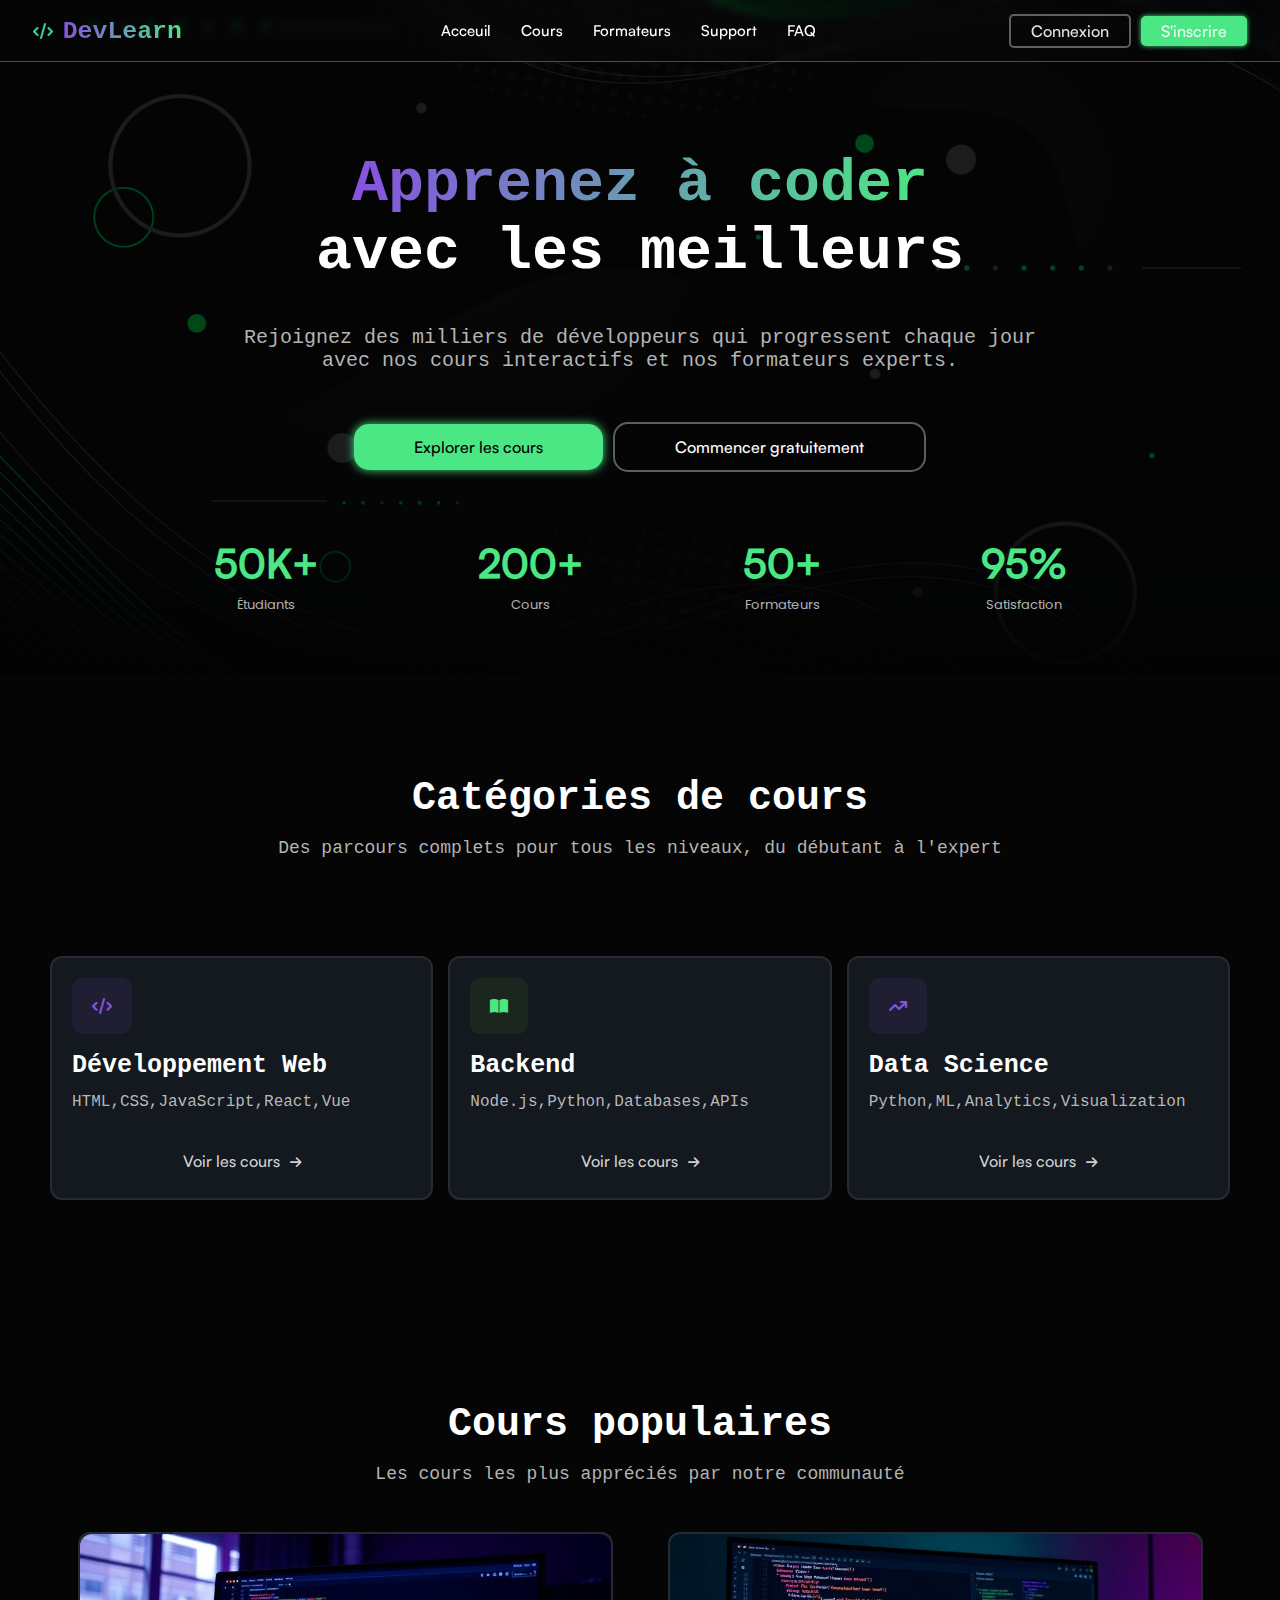
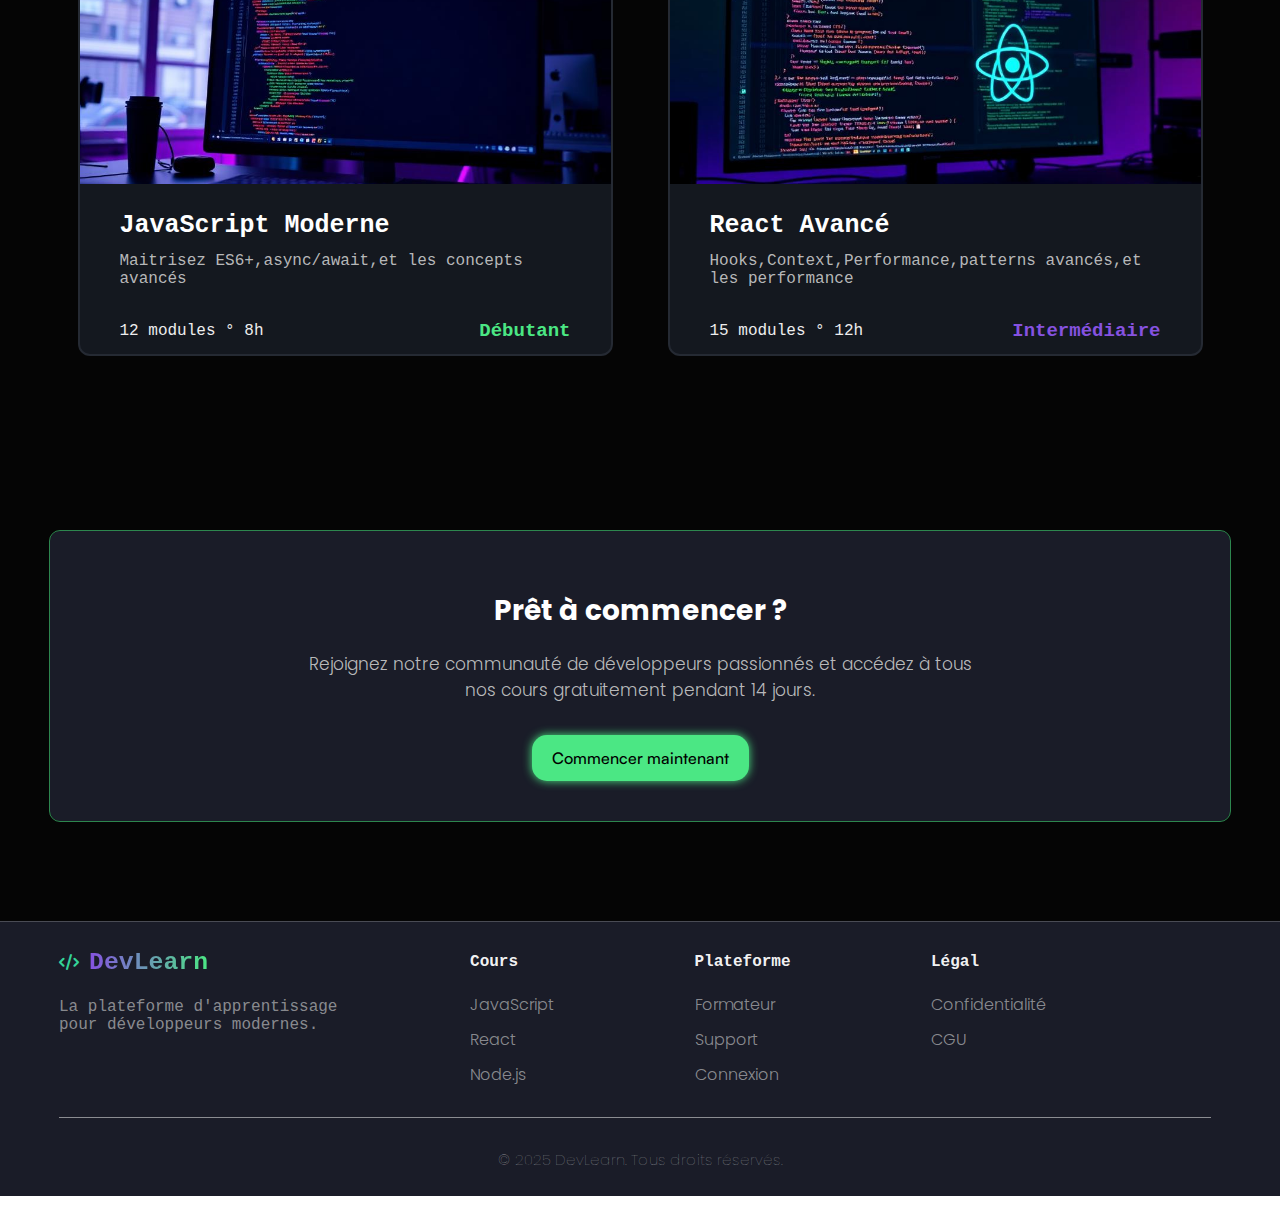
<file: docs/index.html>
<!DOCTYPE html>
<html lang="en">
  <head>
    <meta http-equiv="refresh" content="0; url=pages/index.html" />
    <script>
      window.location.href = "pages/index.html";
    </script>
  </head>
  <body>
  </body>
</html>
</file>
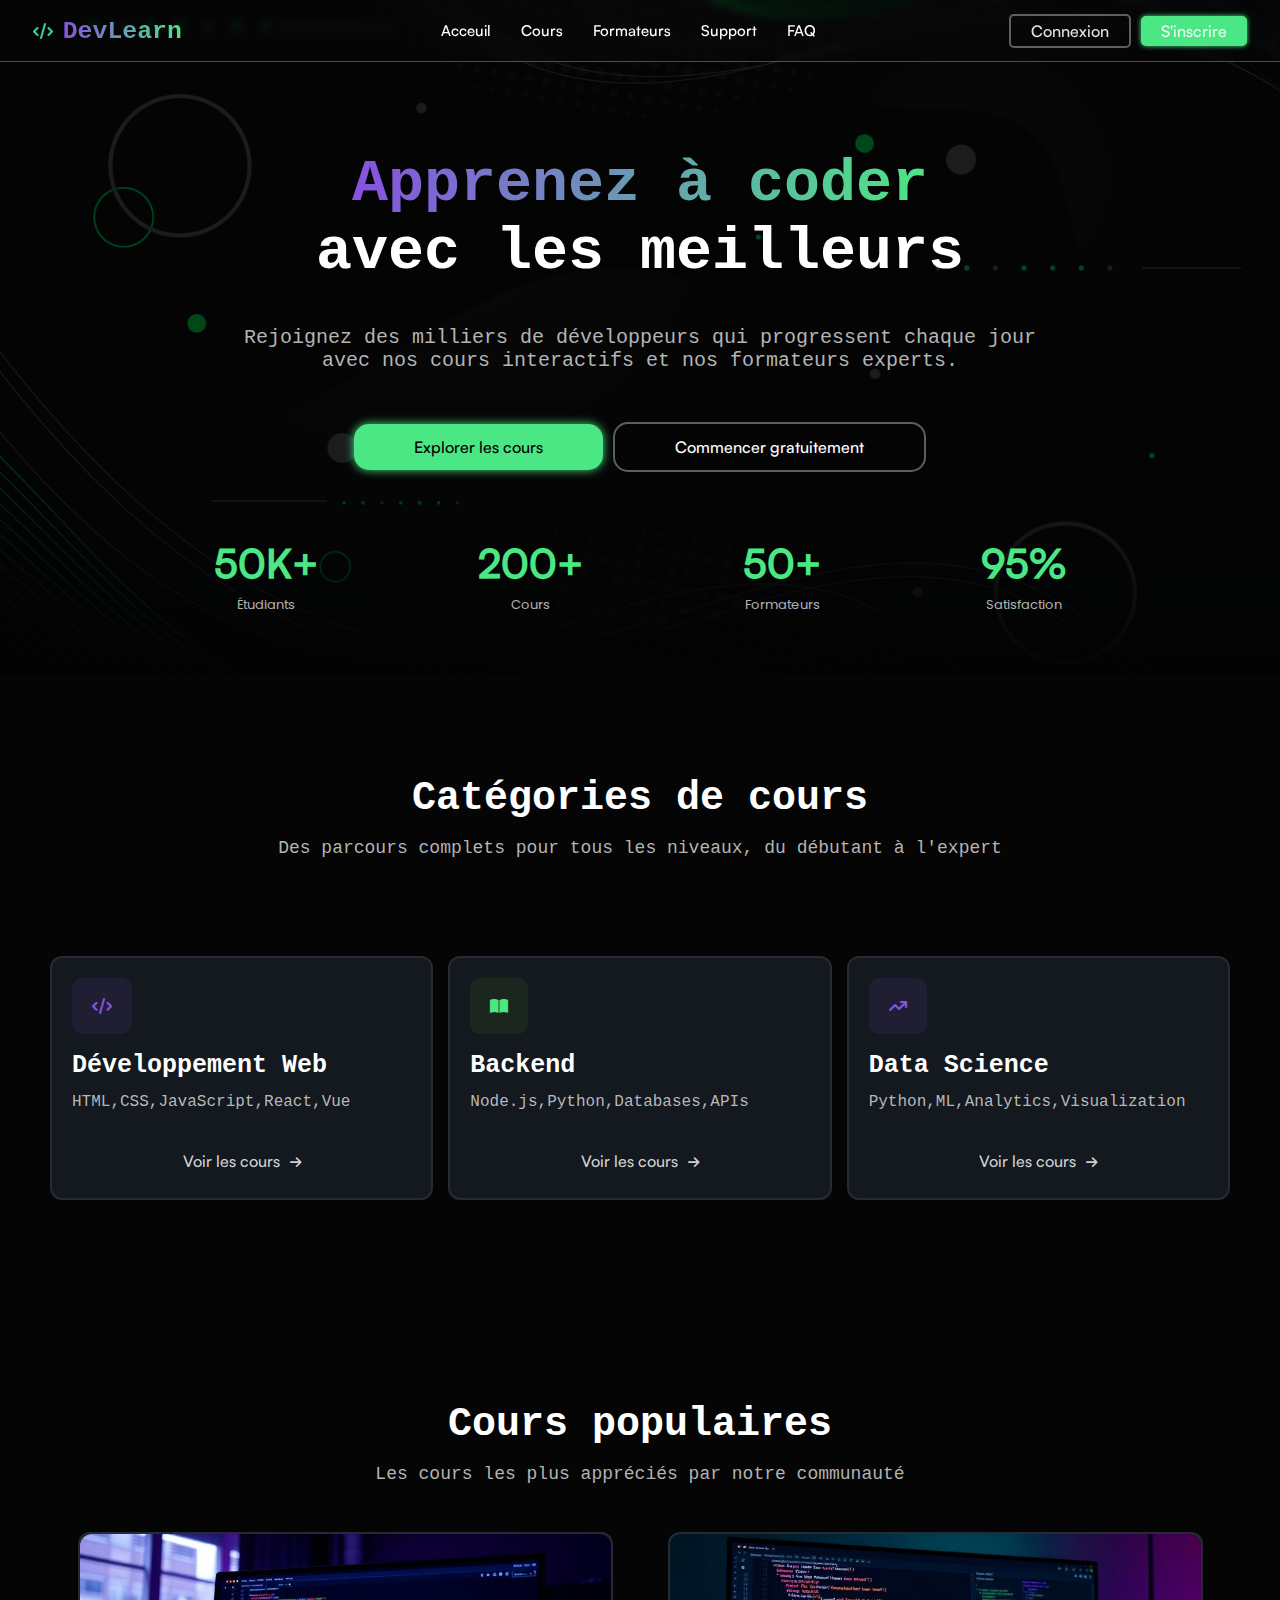
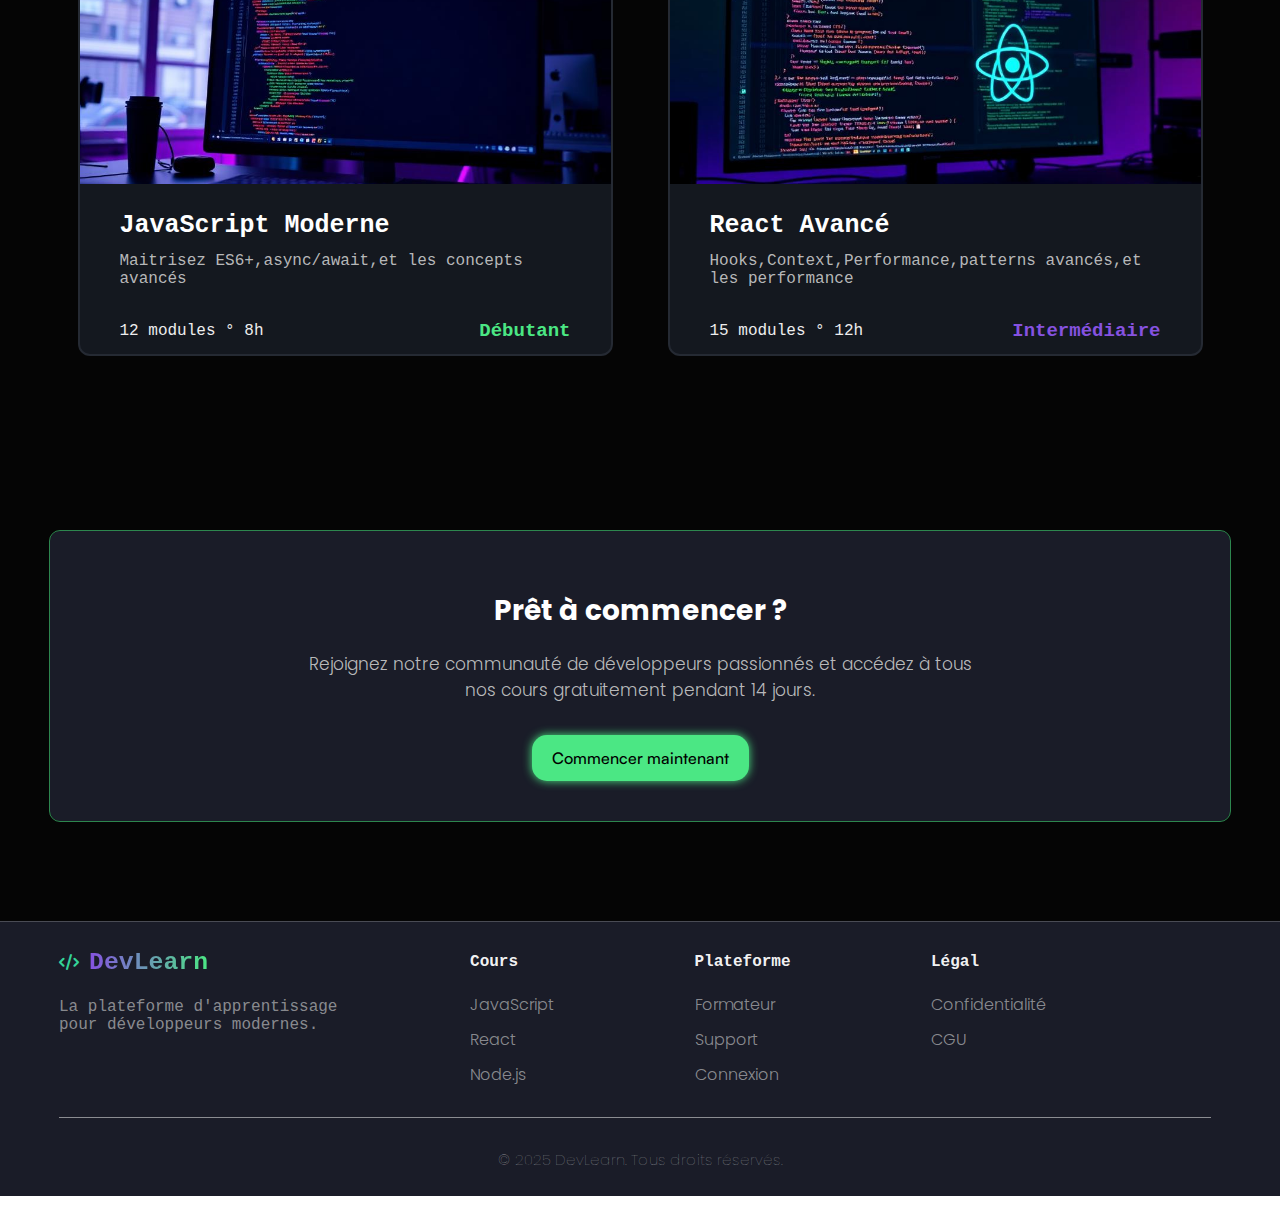
<file: docs/pages/index.html>
<!DOCTYPE html>
<html lang="en">
<head>
    <meta charset="UTF-8">
    <link rel="stylesheet" href="https://cdnjs.cloudflare.com/ajax/libs/font-awesome/6.5.0/css/all.min.css">
    <meta name="viewport" content="width=device-width, initial-scale=1.0">
    <link rel="stylesheet" href="../css/home.css">
    <title>DevLearn</title>
</head>
<body>
    <div id="header"></div> 

    <section class="hero">
        <div class="overlay"></div>
        <div class="container_3">
        <div class="content">
            <div class="titre_home">
                <h1> <span>Apprenez à coder</span> <br>avec les meilleurs</h1>
            </div>
            <div class="sous_titre">
                <p>Rejoignez des milliers de développeurs qui progressent chaque jour avec nos cours interactifs et nos formateurs experts.</p>
            </div>
        </div>
        <div class="buttons_home">
            <div class="btn2">
                <button>Explorer les cours</button>
            </div>
            <div class="btn1">
                <button>Commencer gratuitement</button>
            </div>
        </div>

        <div class="stats">
            <div class="stat">
              <h2>50K+</h2>
              <p>Étudiants</p>
            </div>
            <div class="stat">
              <h2>200+</h2>
              <p>Cours</p>
            </div>
            <div class="stat">
              <h2>50+</h2>
              <p>Formateurs</p>
            </div>
            <div class="stat">
              <h2>95%</h2>
              <p>Satisfaction</p>
            </div>
          </div>
        </div>

          
          
    </section>

    <section class="section2">
        <div class="text">
            <h1>Catégories de cours</h1>
            <p>Des parcours complets pour tous les niveaux, du débutant à l'expert</p>
        </div>

        <div class="cards">
            <div class="card">
                <div class="container">
               <div class="icon icon1">
                <i class="fa-solid fa-code"></i>
               </div> 

               <div class="text_container">
                <h1>Développement Web</h1>
                <p>HTML,CSS,JavaScript,React,Vue</p>
               </div>

               <div class="btns">
                <button>Voir les cours <i class="fa-solid fa-arrow-right"></i></button>
               </div>

                </div>

            </div>

            <div class="card">

                <div class="container">
               
                <div class="icon icon2">
                    <i class="fa-solid fa-book-open"></i>
                </div> 
 
                <div class="text_container">
                 <h1>Backend</h1>
                 <p>Node.js,Python,Databases,APIs</p>
                </div>
 
                <div class="btns">
                 <button>Voir les cours  <i class="fa-solid fa-arrow-right"></i>
                 </button>
                </div>
 </div>
 
             </div>

                <div class="card">
                <div class="container">
                <div class="icon icon3">
                    <i class="fa-solid fa-arrow-trend-up"></i>
                </div> 
 
                <div class="text_container">
                 <h1>Data Science</h1>
                 <p>Python,ML,Analytics,Visualization</p>
                </div>
 
                <div class="btns">
                 <button>Voir les cours <i class="fa-solid fa-arrow-right"></i></button>
                </div>
                </div>
 
             </div>
        </div>

    </section>

    <section class="section3">

        <div class="text">
            <h1>Cours populaires</h1>
            <p>Les cours les plus appréciés par notre communauté</p>
        </div>

        <div class="cards_2">
            <div class="card_2">
                <div class="img_container">
                    <img src="../img/img1_card.jpg" alt="im1">
                </div>

                <div class="container_2">
                <div class="text_container">
                    <h1>JavaScript Moderne</h1>
                    <p>Maitrisez ES6+,async/await,et les concepts avancés</p>
                </div>

                <div class="fin">
                    <p>12 modules ° 8h</p>
                    <h2 id="debut">Débutant</h2>
                </div>
                </div>


            </div>
            <div class="card_2">
                <div class="img_container">
                    <img src="../img/img2_card.jpg" alt="im2">
                </div>

                <div class="container_2">
                <div class="text_container">
                    <h1>React Avancé</h1>
                    <p>Hooks,Context,Performance,patterns avancés,et les performance</p>
                </div>

                <div class="fin">
                    <p>15 modules ° 12h</p>
                    <h2 id="inter">Intermédiaire</h2>
                </div>
                </div>
      

            </div>
        </div>


    </section>
    <section class="section4">
        <div class="cont">
            <h1>Prêt à commencer ?</h1>
            <p>Rejoignez notre communauté de développeurs passionnés et accédez à tous nos cours gratuitement pendant 14 jours.</p>
            <button>Commencer maintenant</button>
        </div>
    </section>

    <div id="footer"></div>
    
    <script src="../js/home.js"></script>
</body>

</html>
</file>
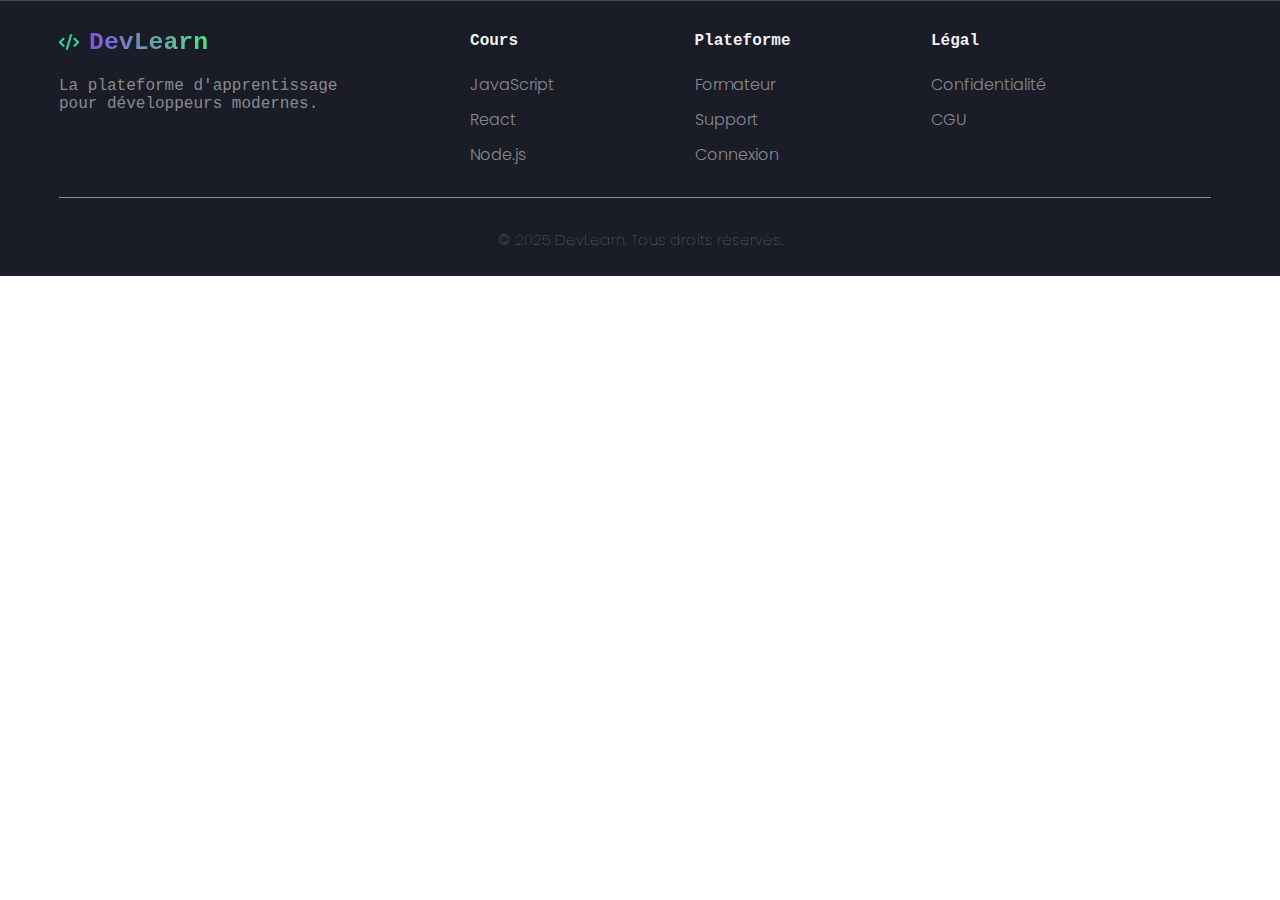
<file: docs/components/footer.html>
<!DOCTYPE html>
<html lang="fr">
<head>
    <meta charset="UTF-8">
    <meta name="viewport" content="width=device-width, initial-scale=1.0">
    <title>Footer DevLearn</title>
    <link rel="stylesheet" href="../css/footer.css">
    <link href="https://fonts.googleapis.com/css2?family=Anton&family=Arvo:ital,wght@0,400;0,700;1,400;1,700&family=Bitcount+Prop+Single+Ink:wght@100..900&family=Poppins:wght@300;600;700&family=Rancho&family=Roboto:ital,wght@0,100..900;1,100..900&display=swap" rel="stylesheet">
    <link rel="stylesheet" href="https://cdnjs.cloudflare.com/ajax/libs/font-awesome/6.5.0/css/all.min.css">
</head>
<body>
    <footer>
        <div class="container_footer">
            <div class="left">
                <div class="titre">
                    <i class="fa-solid fa-code"></i>
                    <h1>DevLearn</h1>
                </div>
                <p>La plateforme d'apprentissage pour développeurs modernes.</p>
            </div>

            <div class="right">
                <div class="column-1">
                    <h4>Cours</h4>
                    <div class="ref">
                    <a href="#">JavaScript</a>
                    <a href="#">React</a>
                    <a href="#">Node.js</a>
                    </div>

                </div>
                <div class="column-2">
                    <h4>Plateforme</h4>
                    <div class="ref">

                    <a href="#">Formateur</a>
                    <a href="#">Support</a>
                    <a href="#">Connexion</a>
                    </div>
                </div>
                <div class="column-3">
                    <h4>Légal</h4>
                    <div class="ref">
                    <a href="#">Confidentialité</a>
                    <a href="#">CGU</a>
                </div>
                </div>
            </div>
        </div>
        <h3>© 2025 DevLearn. Tous droits réservés.</h3>
    </footer>
</body>
</html>
</file>
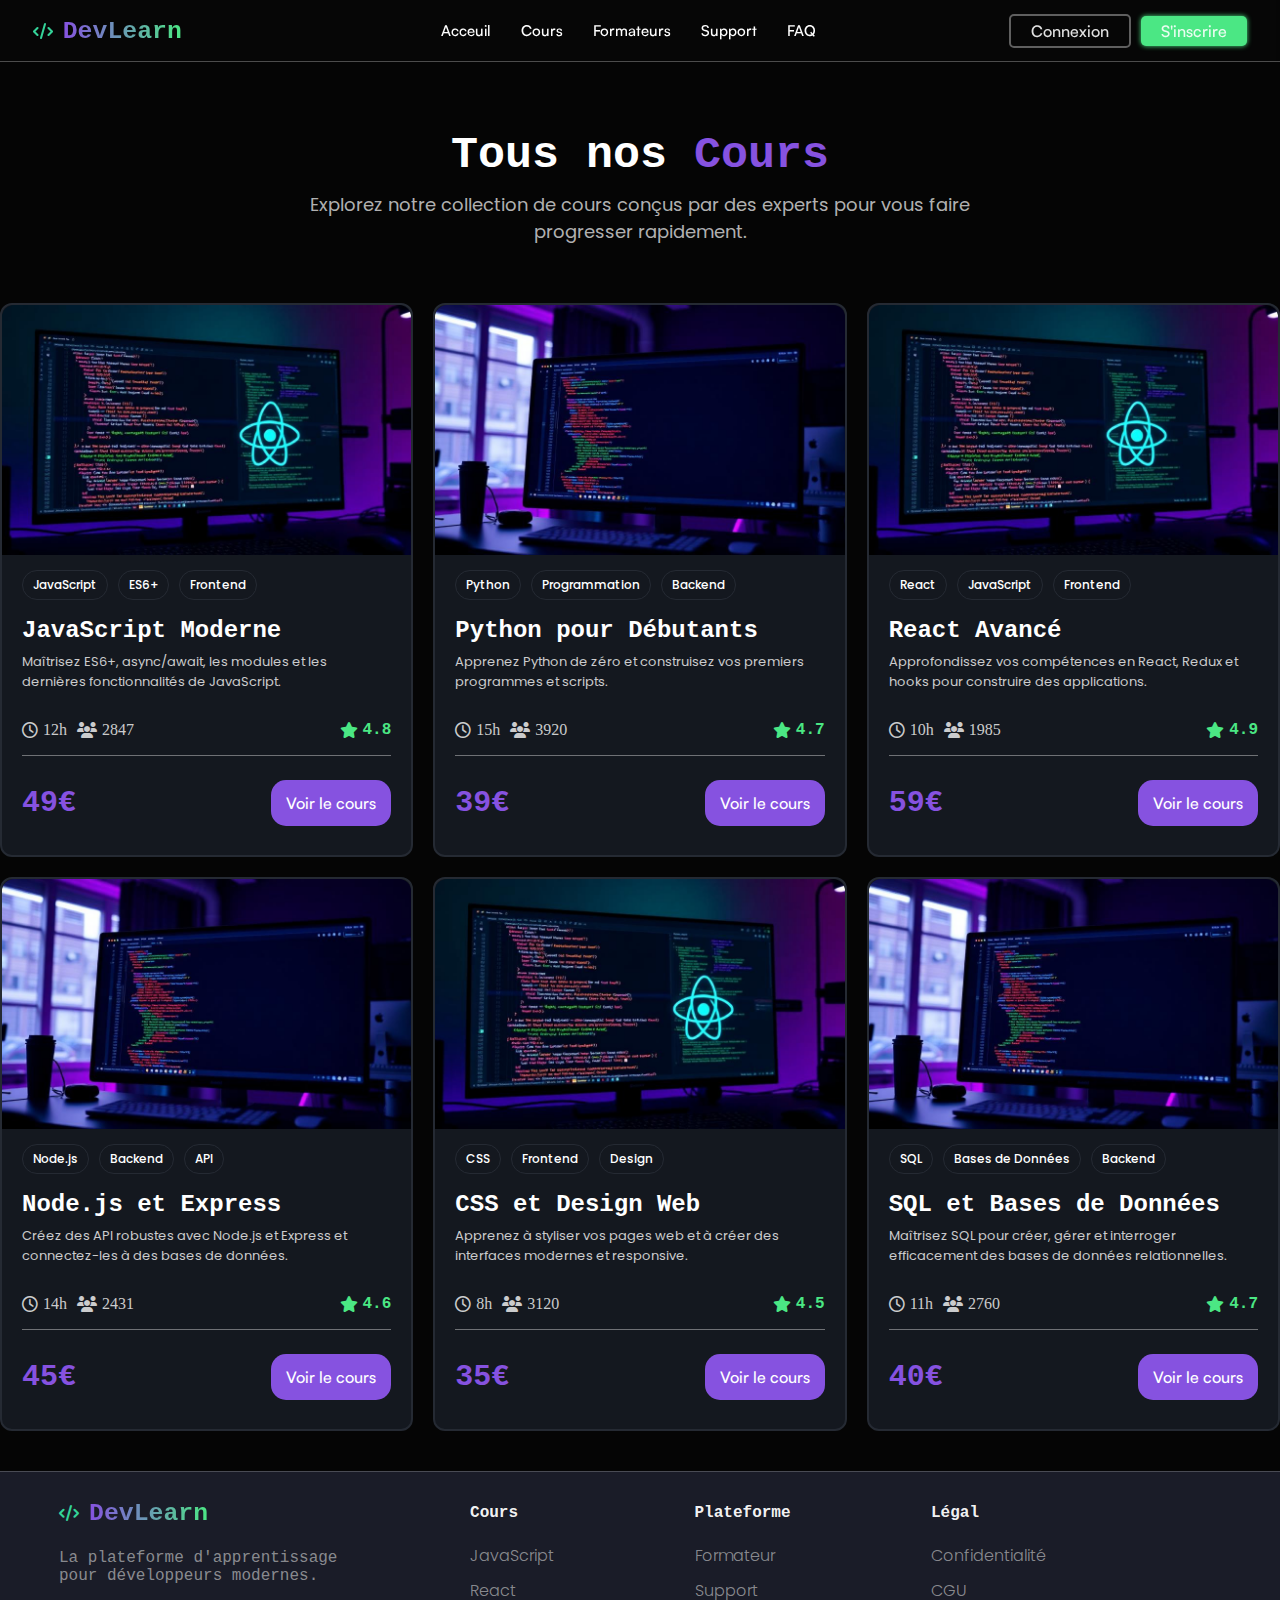
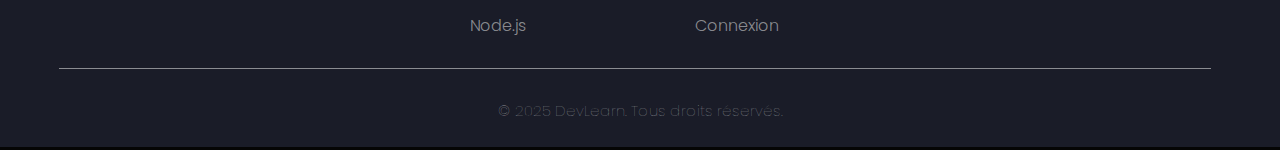
<file: docs/pages/cours.html>
<!DOCTYPE html>
<html lang="en">
<head>
    <meta charset="UTF-8">
    <meta name="viewport" content="width=device-width, initial-scale=1.0">
    <link rel="stylesheet" href="../css/cours.css">
    <link href="https://fonts.googleapis.com/css2?family=Anton&family=Arvo:ital,wght@0,400;0,700;1,400;1,700&family=Bitcount+Prop+Single+Ink:wght@100..900&family=Poppins:wght@300;600;700&family=Rancho&family=Roboto:ital,wght@0,100..900;1,100..900&display=swap" rel="stylesheet">
    <title>DevLearn</title>
</head>
<body>
    <div id="header"></div> 
    <div class="container">
        <div class="titre_support">
            <h1>Tous nos <span>Cours</span></h1>
            <p>Explorez notre collection de cours conçus par des experts pour vous faire progresser rapidement.</p>
        </div>

        <div class="cards">

        </div>
    </div>

    <div id="footer"></div>

    <script src="../js/home.js"></script>
    <script src="../js/cours.js"></script>

</body>
</html>
</file>
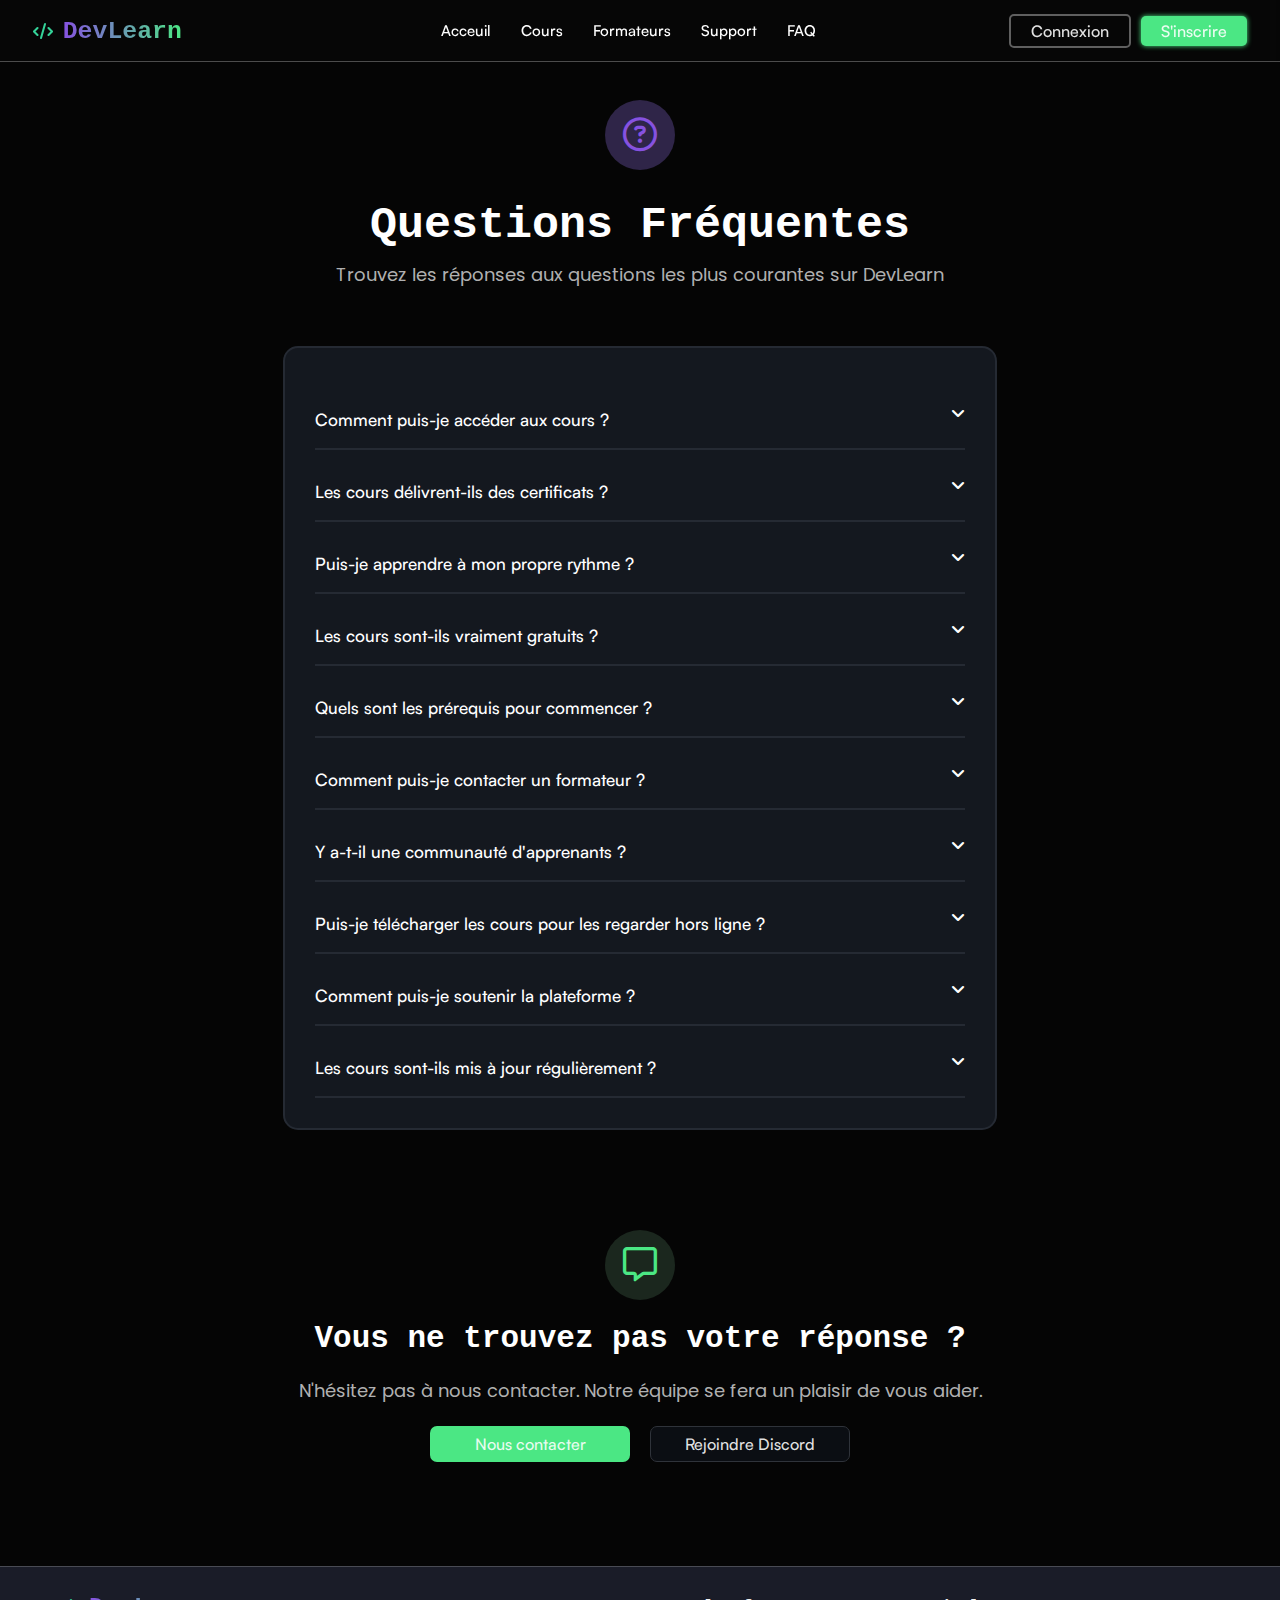
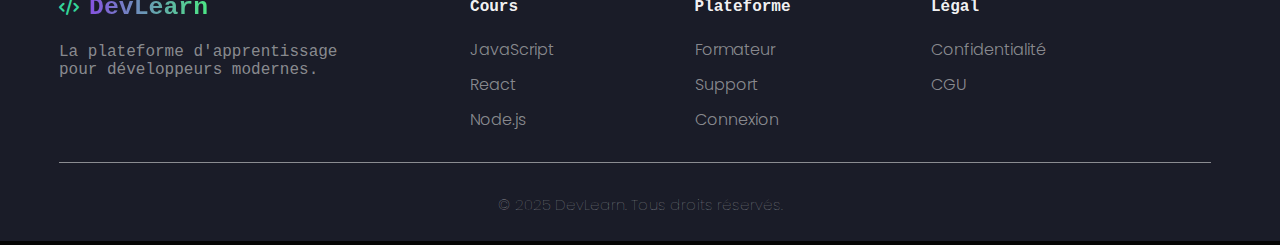
<file: docs/pages/faq.html>
<!DOCTYPE html>
<html lang="en">
<head>
    <meta charset="UTF-8">
    <meta name="viewport" content="width=device-width, initial-scale=1.0">
    <link href="https://fonts.googleapis.com/css2?family=Anton&family=Arvo:ital,wght@0,400;0,700;1,400;1,700&family=Bitcount+Prop+Single+Ink:wght@100..900&family=Poppins:wght@300;600;700&family=Rancho&family=Roboto:ital,wght@0,100..900;1,100..900&display=swap" rel="stylesheet">

    <link rel="stylesheet" href="https://cdnjs.cloudflare.com/ajax/libs/font-awesome/6.5.0/css/all.min.css">
    <link rel="stylesheet" href="../css/faq.css">
    <title>DevLearn</title>
</head>
<body>
    <div id="header"></div> 

    <div class="container_sec1">
        <div class="icon">
            <i class="fa-regular fa-circle-question"></i>
         </div>
        <div class="titre_support">
            <h1>Questions Fréquentes</h1>
            <p>Trouvez les réponses aux questions les plus courantes sur DevLearn</p>
        </div>

        <div class="cards">
            <div class="card">
                <div class="title">
                    <h3>Comment puis-je accéder aux cours ?</h3>
                    <i class="fa-solid fa-angle-down"></i>
                </div>
                <p>Tous nos cours sont accessibles gratuitement après inscription. Parcourez notre catalogue, choisissez un cours et commencez à apprendre immédiatement.</p>
            </div>
    
            <div class="card">
                <div class="title">
                    <h3>Les cours délivrent-ils des certificats ?</h3>
                    <i class="fa-solid fa-angle-down"></i>
                </div>
                <p>Oui ! À la fin de chaque cours, vous recevrez un certificat de completion que vous pourrez ajouter à votre profil LinkedIn ou votre CV.</p>
            </div>

            <div class="card">
                <div class="title">
                    <h3>Puis-je apprendre à mon propre rythme ?</h3>
                    <i class="fa-solid fa-angle-down"></i>
                </div>
                <p>Absolument. Tous les cours sont disponibles 24/7 et vous pouvez les suivre selon votre emploi du temps. Votre progression est sauvegardée automatiquement.</p>
            </div>

            <div class="card">
                <div class="title">
                    <h3>Les cours sont-ils vraiment gratuits ?</h3>
                    <i class="fa-solid fa-angle-down"></i>
                </div>
                <p>Oui, tous nos cours sont 100% gratuits. Nous croyons que l'éducation en développement web devrait être accessible à tous. Les donations sont optionnelles pour soutenir la plateforme.</p>
            </div>

            <div class="card">
                <div class="title">
                    <h3>Quels sont les prérequis pour commencer ?</h3>
                    <i class="fa-solid fa-angle-down"></i>
                </div>
                <p>Cela dépend du cours. Certains cours sont conçus pour les débutants complets, tandis que d'autres requièrent des connaissances de base. Chaque cours indique clairement son niveau et ses prérequis.</p>
            </div>
            <div class="card">
                <div class="title">
                    <h3>Comment puis-je contacter un formateur ?</h3>
                    <i class="fa-solid fa-angle-down"></i>
                </div>
                <p>Vous pouvez contacter les formateurs via la page de leur profil. Chaque formateur a une section dédiée avec ses informations de contact et ses réseaux sociaux.</p>
            </div>
    
            <div class="card">
                <div class="title">
                    <h3>Y a-t-il une communauté d'apprenants ?</h3>
                    <i class="fa-solid fa-angle-down"></i>
                </div>
                <p>Oui ! Nous avons une communauté Discord active où les étudiants peuvent échanger, s'entraider et partager leurs projets. Le lien est disponible dans le footer.</p>
            </div>

            <div class="card">
                <div class="title">
                    <h3>Puis-je télécharger les cours pour les regarder hors ligne ?</h3>
                    <i class="fa-solid fa-angle-down"></i>
                </div>
                <p>Pour le moment, les cours sont uniquement disponibles en streaming. Nous travaillons sur une fonctionnalité de téléchargement pour les membres supporteurs.</p>
            </div>

            <div class="card">
                <div class="title">
                    <h3>Comment puis-je soutenir la plateforme ?</h3>
                    <i class="fa-solid fa-angle-down"></i>
                </div>
                <p>Vous pouvez soutenir DevLearn de plusieurs façons : faire un don sur notre page Support, partager la plateforme avec vos amis, ou contribuer au code sur GitHub.</p>
            </div>

            <div class="card">
                <div class="title">
                    <h3>Les cours sont-ils mis à jour régulièrement ?</h3>
                    <i class="fa-solid fa-angle-down"></i>
                </div>
                <p>Oui, nous mettons à jour régulièrement nos cours pour suivre les dernières technologies et bonnes pratiques du développement web. Vous serez notifié des mises à jour importantes.</p>
            </div>
        </div>
    </div>
    <div class="container_sec2">
        <div class="icon_2">
            <i class="fa-regular fa-message"></i>
         </div>
        <div class="titre_support two">
            <h1>Vous ne trouvez pas votre réponse ?</h1>
            <p>N'hésitez pas à nous contacter. Notre équipe se fera un plaisir de vous aider.</p>
        </div>
        <div class="butns">
            <button id="btn1">Nous contacter</button>
            <button id="btn2">Rejoindre Discord</button>
        </div>
    </div>
    <div id="footer"></div>

    <script src="../js/home.js"></script>
    <script src="../js/faq.js"></script>

</body>
</html>
</file>
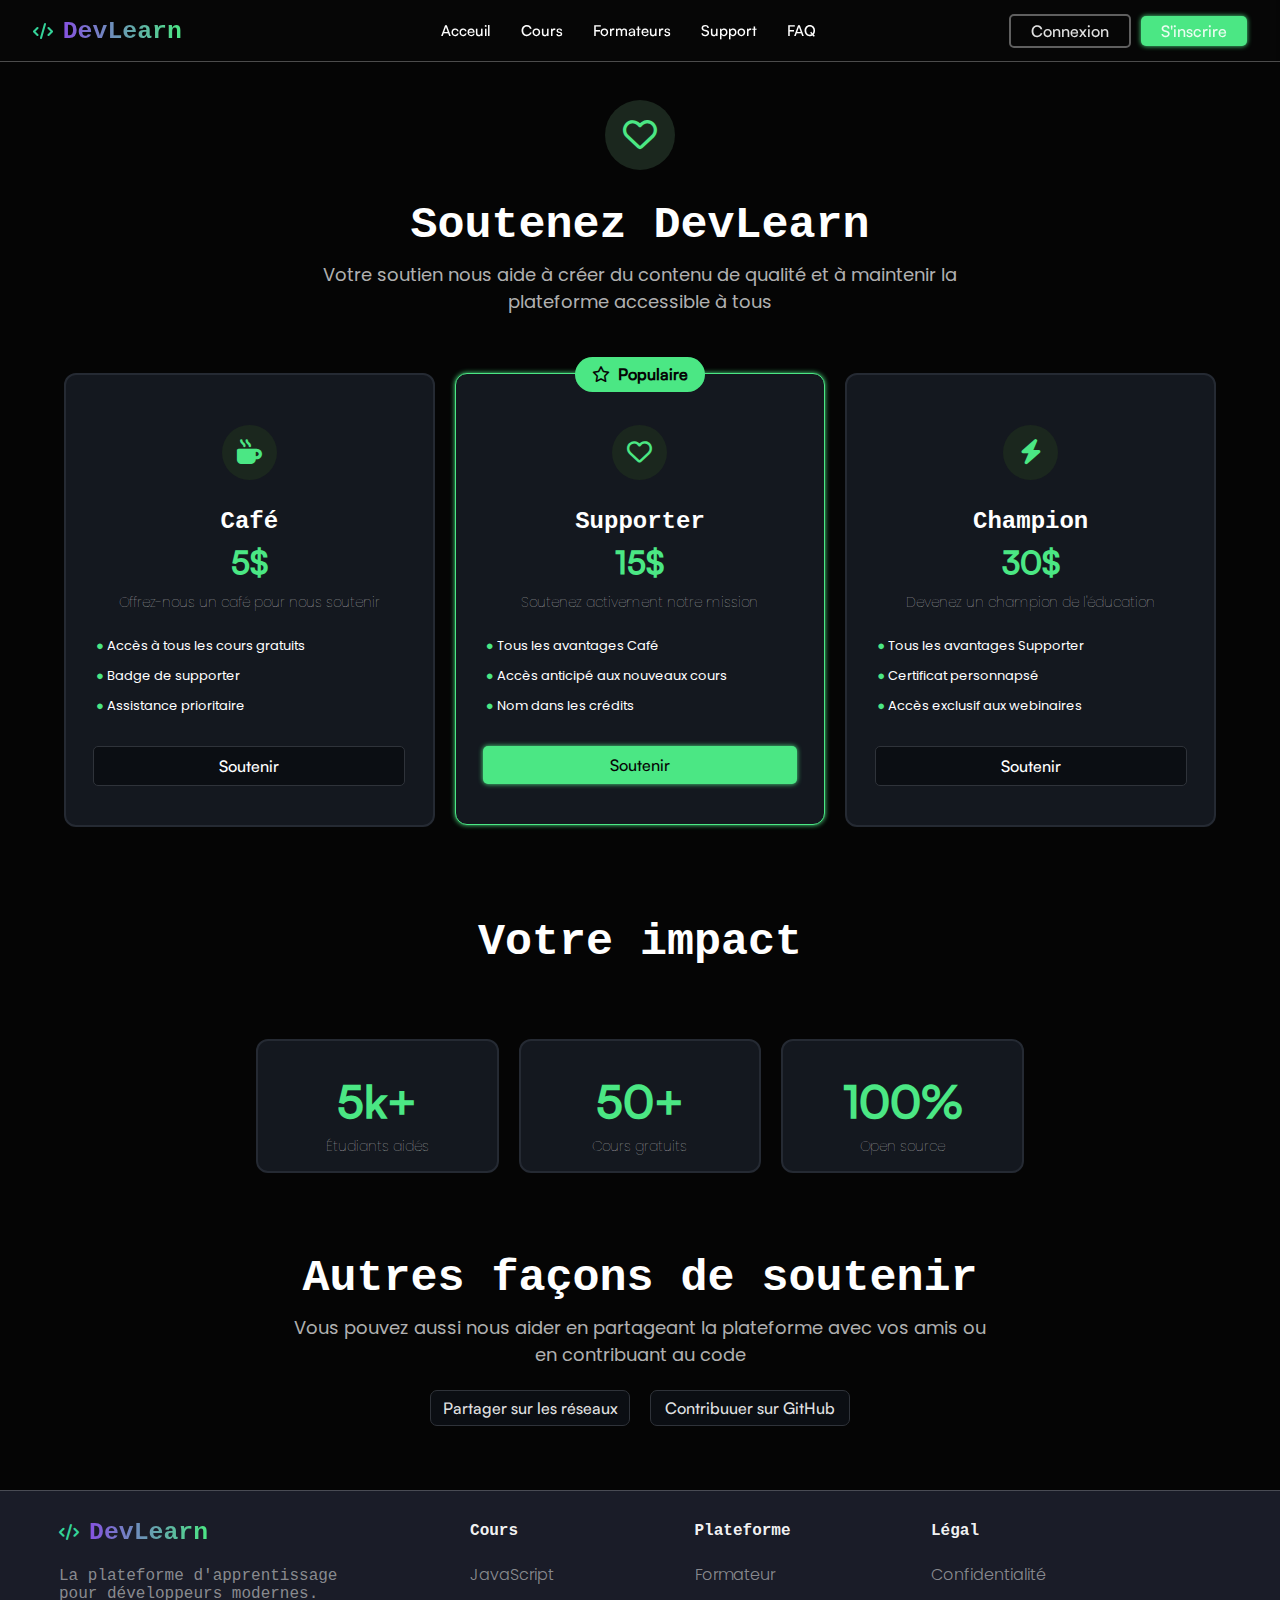
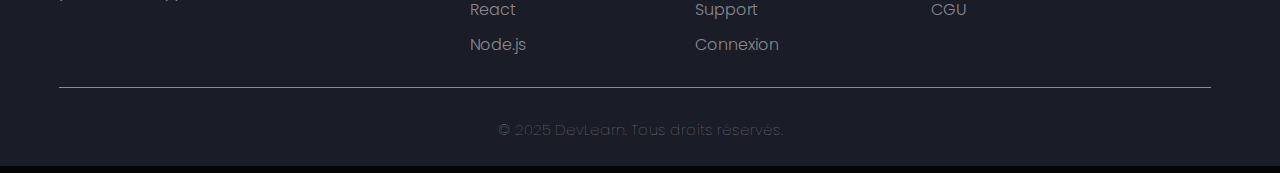
<file: docs/pages/support.html>
<!DOCTYPE html>
<html lang="en">
<head>
    <meta charset="UTF-8">
    <link rel="stylesheet" href="https://cdnjs.cloudflare.com/ajax/libs/font-awesome/6.5.0/css/all.min.css">
    <link href="https://fonts.googleapis.com/css2?family=Anton&family=Arvo:ital,wght@0,400;0,700;1,400;1,700&family=Bitcount+Prop+Single+Ink:wght@100..900&family=Poppins:wght@300;600;700&family=Rancho&family=Roboto:ital,wght@0,100..900;1,100..900&display=swap" rel="stylesheet">
    <meta name="viewport" content="width=device-width, initial-scale=1.0">
    <link rel="stylesheet" href="../css/support.css">
    <title>DevLearn</title>
</head>
<body>
    <div id="header"></div> 

    <div class="container_sec1">
        
        <div class="icon">
            <i class="fa-regular fa-heart"></i>       
         </div>
        <div class="titre_support">
            <h1>Soutenez DevLearn</h1>
            <p>Votre soutien nous aide à créer du contenu de qualité et à maintenir la plateforme accessible à tous</p>
        </div>

        <div class="cards">

            <div class="card">
                <div class="icon_card">
                    <i class="fa-solid fa-mug-hot"></i>
                </div>
                <div class="title_card">
                    <h2>Café</h2>
                    <h3>5$</h3>
                    <p>Offrez-nous un café pour nous soutenir</p>
                </div>

                <div class="liste">
                    <p><span>●</span> Accès à tous les cours gratuits</p>
                    <p><span>●</span> Badge de supporter</p>
                    <p><span>●</span> Assistance prioritaire</p>
                </div>

                <div class="btn">
                    <button>Soutenir</button>
                </div>
            </div>

            <div class="card between">
                <div class="pop"><i class="fa-regular fa-star"></i> <p>Populaire</p></div>
                <div class="icon_card">
                    <i class="fa-regular fa-heart"></i>
                </div>
                <div class="title_card">
                    <h2>Supporter</h2>
                    <h3>15$</h3>
                    <p>Soutenez activement notre mission</p>
                </div>

                <div class="liste">
                    <p><span>●</span> Tous les avantages Café</p>
                    <p><span>●</span> Accès anticipé aux nouveaux cours</p>
                    <p><span>●</span> Nom dans les crédits</p>
                </div>
                <div class="btn">
                    <button>Soutenir</button>
                </div>
            </div>

            <div class="card">
                <div class="icon_card">
                    <i class="fa-solid fa-bolt"></i>
                </div>
                <div class="title_card">
                    <h2>Champion</h2>
                    <h3>30$</h3>
                    <p>Devenez un champion de l'éducation</p>
                </div>

                <div class="liste">
                    <p><span>●</span> Tous les avantages Supporter</p>
                    <p><span>●</span> Certificat personnapsé</p>
                    <p><span>●</span> Accès exclusif aux webinaires</p>
                </div>
                <div class="btn">
                    <button>Soutenir</button>
                </div>
            </div>
        </div>
    </div>
    <div class="container_sec2">
        <div class="titre_support">
            <h1>Votre impact</h1>
        </div>

        <div class="cards_sec2">
            <div class="card2">
                <h1>5k+</h1>
                <p>Étudiants aidés</p>
            </div>

            <div class="card2">
                <h1>50+</h1>
                <p>Cours gratuits</p>
            </div>

            <div class="card2">
                <h1>100%</h1>
                <p>Open source</p>
            </div>            
        </div>
        

    </div>
    <div class="container_sec3">
        <div class="titre_support">
            <h1>Autres façons de soutenir</h1>
            <p>Vous pouvez aussi nous aider en partageant la plateforme avec vos amis ou en contribuant au code</p>
        </div>

        <div class="butns">
            <button>Partager sur les réseaux</button>
            <button>Contribuuer sur GitHub</button>
        </div>
    </div>
    <div id="footer"></div>
    <script src="../js/home.js"></script>
    
</body>
</html>
</file>
<file: docs/css/home.css>
body{
    padding: 0;
    margin: 0;
}
@font-face {
    font-family: "Satoshi";
    src: url("../Fonts/OTF/Satoshi-Medium.otf") format("opentype");
  }
.hero {
    position: relative;          
    width: 100%;
    height: 100%;
    background: 
    linear-gradient(to bottom, rgba(11, 13, 16, 0) 70%, #0b0d10 100%),
    url('../img/img1.jpg') no-repeat center/cover;
    background-size: cover;
    background-position: center;
    display: flex;
    flex-direction: column;
    justify-content: center;
    align-items: center;
    margin-top: -10px;
}

.hero .overlay {
    position: absolute;
    top: 0;
    left: 0;
    width: 100%;
    height: 100%;
    background-color: rgba(0, 0, 0, 0.70); 
    z-index: 1;                        
}

.hero .content {
    position: relative;
    z-index: 2;     
    text-align: center;
    color: white;
    margin-top: 100px;
}
.container_3{
  z-index: 888;
  margin-top: 20px;
}
.content {
 justify-content: center;
 align-items: center;
 display: flex;
 flex-direction: column;
 margin-top: -100px;
width: 100%;
 
}

.titre_home{
    width: 100%;
}
.titre_home h1{
    font-family: "JetBrains Mono", monospace;
    font-size: 60px;
    
}
.titre_home h1 span{
    background: linear-gradient(to right, hsl(262,70%,60%), hsl(142, 76%, 60%)); /* from-primary to-accent */
    -webkit-background-clip: text;  
    -webkit-text-fill-color: transparent; 
    background-clip: text;
    color: transparent;
}

.sous_titre{
    width: 800px;
    font-family: "JetBrains Mono", monospace;
    font-size: 20px;
    font-weight: 500;
    color: rgba(220, 220, 220, 0.829);
    margin-top: -20px;

}
.buttons_home{
    margin-top: 30px;
    display: flex;
    align-items: center;
    gap: 10px;
    justify-content: center;
    width: 100%;
    height: 8%;
    z-index: 55;
}

.buttons_home .btn1 button{
    font-size: 16px;         
    font-weight: 500;           
    color: #ffffff;                
    cursor: pointer;
    font-family: "Satoshi";
    border-radius: 15px;
    padding: 12px 60px;
    border: none;
    background-color: transparent;
    border: 2px solid rgba(255, 255, 255, 0.358);
    transition: background-color 0.3s ease;
    width: auto;         
}

.buttons_home .btn2 button{
    background-color:hsl(142, 76%, 60%);
    font-size: 16px;         
    font-weight: 500;           
    color: #000000;                
    cursor: pointer;
    font-family: "Satoshi";
    border-radius: 15px;
    padding: 12px 60px;
    border: none;
    transition: box-shadow 0.3s ease;
    box-shadow: 0 0 10px hsl(142, 76%, 60%);
    width: auto;          
}

.buttons_home .btn1 button:hover{
    background-color:hsl(142, 76%, 60%);
    color: #000000;
    border: none;
}

.buttons_home .btn2 button:hover{
    box-shadow: 0 0 15px hsl(142, 76%, 60%);
}

.stats {
    display: flex;
    justify-content: center;
    align-items: center;
    gap: 160px;
    padding: 60px 0;
    color: white;
    flex-wrap: wrap; 
    margin-top: -30px;
    z-index: 55;
  }
  
  .stat {
    text-align: center;
  }
  
  .stat h2 {
    color: hsl(142, 76%, 60%); 
    font-size: 2.5rem;
    font-weight: 700;
    margin-bottom: 5px;
    font-family: "Satoshi";
  }
  
  .stat p {
    font-family: "Poppins";
    color: rgba(255, 255, 255, 0.7);
    font-size: 13px;
    margin: 0;
  }

  .section2,.section3,.section4{
    background-color: #050505;
    margin-top: -25px;
    color: white;
    justify-content: center;
    display: flex;
    align-items: center;
    flex-direction: column;
    padding: 100px 50px;
  }
  
    .text{
    display: flex;
    align-items: center;
    flex-direction: column;
    justify-content: center;
  }

    .text h1{
    font-family: "JetBrains Mono", monospace;
    font-weight: 900;
    font-size: 40px;
  }

    .text p{
    font-family: "JetBrains Mono", monospace;
    font-size: 18px;
    font-weight: 500;
    color: rgba(220, 220, 220, 0.829);
    margin-top: -10px;
    text-align: center;
  }

    .cards{
    width: 100%;
 display: grid;
 grid-template-columns: 1fr 1fr 1fr;
    margin-top: 80px;
    gap: 15px;

  }

    .cards .card{
    border: 2px solid #252a33;
    border-radius: 12px;
    height: 240px;
    background-color: #14181f;
    transition: border 0.3s ease;

  }

    .cards .card:hover{
    border: 1px solid hsl(142, 76%, 60%);
  }
    .cards .card:hover .container .icon i{
    box-shadow: 0 0 15px hsl(142, 76%, 60%); 

  }


    .cards .card .container{
    padding: 20px;

  }

    .cards .card .container .icon i{
    padding: 20px 20px;
    border-radius: 10px;
    transition: 0.3s ease;


  }
    .cards .card .container .icon1 i,
    .cards .card .container .icon3 i {
    background-color: #1f1e32;
    color:hsl(262,70%,60%) ;
  }

    .cards .card .container .icon2 i {
    background-color: hsl(135, 18%, 13%);
    color:hsl(142, 76%, 60%) ;
  }

  .cards .card .container .btns {
    margin-top: 30px;
    display: flex;
    justify-content: center;
  }
  
  .cards .card .container .btns button {
    font-size: 16px;
    font-weight: 500;
    color: rgba(220, 220, 220, 0.955);
    background-color: transparent;
    cursor: pointer;
    font-family: "Satoshi";
    display: flex;
    align-items: center;
    justify-content: center; /* pour centrer le texte dans le bouton */
    border-radius: 7px;
    height: 40px;
    border: none;
    transition: background-color 0.3s ease;
    width: 100%; /* adapte la largeur du bouton au container */
    box-sizing: border-box; /* garde le padding sans dépasser la largeur du container */
  }
  

    .cards .card .container .btns button:hover{
    background-color:hsl(142, 76%, 60%);
    color: #000000;
    border: none;
    
  }
.btns button i{
    font-size: 13px;
    margin-left: 10px;
    margin-top: 3px;
}


 .text_container{
    font-family: "JetBrains Mono", monospace;
  }

 .text_container h1{
    font-size: 25px;
  }

 .text_container p{
    margin-top: -4px;
    font-weight: 100;
    color: rgba(220, 220, 220, 0.829);
  }
.fin{
    display: flex;
    align-items: center;
    justify-content: space-between;
    font-family: "JetBrains Mono", monospace;

}

.fin p{
    color: rgb(237, 237, 237);
}

.fin #debut{
font-size: 19px;
color:hsl(142, 76%, 60%);
}

.fin #inter{
    font-size: 19px;
    color:hsl(262,70%,60%);
    }
.img_container{
    overflow:hidden;
    position: relative;
    width: 100%;
    height: 250px;
}
.img_container img{
    width: 100%;
    height: 100%;
    object-fit: cover;
    border-radius:12px 12px 0px 0px ;
}
.cards_2 {
  width: 100%;
  display: grid;
  grid-template-columns:repeat(2, 1fr);; 
  gap: 0px;
  justify-items: center;
  margin-top: 30px;
}

.card_2 {
  border: 2px solid #252a33;
  border-radius: 12px;
  background-color: #14181f;
  width: 90%;
  height: 420px; 
  transition: transform 0.9s ease, border 0.4s ease;
}


.card_2 .container_2 {
  padding: 10px 40px;
}

.cards_2 .card_2:hover {
  border: 1px solid hsl(142, 76%, 60%);
  overflow: hidden;
}

.card_2:hover .img_container img {
  transform: scale(1.05);
}

.cont{
    display: flex;
    flex-direction: column;
    justify-content: center;
    align-items: center;
    outline: 0.5px solid hsla(142, 76%, 60%, 0.574) ;
    background-color:#1a1c28 ;
    width: 100%;
    height: 290px;
    border-radius: 10px;
    font-family: "Poppins", sans-serif;
    font-weight: 300;
    font-style: normal;
}
.cont h1{
    font-size: 28px;
}
.cont p{
    width: 680px;
    text-align: center;
    font-size: 17px;
    margin-top: 0px;
    color: rgba(220, 220, 220, 0.829);
}

.cont button{
    background-color:hsl(142, 76%, 60%);
    font-size: 16px;         
    font-weight: 500;           
    color: #000000;                
    cursor: pointer;
    font-family: "Satoshi";
    border-radius: 15px;
    padding: 12px 20px;
    border: none;
    transition: box-shadow 0.3s ease;
    box-shadow: 0 0 10px hsl(142, 76%, 60%);
    width: auto; 
    margin-top: 15px;
    transform: box-shadow 0.5s ease;
}

.cont button:hover{
    box-shadow: 0 0 30px hsl(142, 76%, 60%); 

}

@media (max-width:1000px){
  .sous_titre{
    width: 80%;
  }
  .stats{
    display: grid;
    gap: 0px;
    grid-template-columns: 1fr 1fr;
    width: 85%;
    margin-left: 36px;
  }
  .cards {
    grid-template-columns: 1fr 1fr; /* 2 colonnes */
  }
  .cards_2{
    grid-template-columns: 1fr;
    gap: 15px;
  }

}

@media (max-width:772px){
  .titre_home h1{
    font-size: 45px;
  }
  .sous_titre {
    font-size: 17px;
    width: 90%;
  }
  .buttons_home {
    flex-direction: column; /* les empiler si tu veux */
    gap: 15px;
    width: 100%;
  }
  .btn1,.btn2{
    width: 86%;
  }
  .buttons_home .btn1 button,
  .buttons_home .btn2 button {
      width: 100%;
  }

  .cards {
    grid-template-columns: 1fr; /* 2 colonnes */
  }
  .cards_2 {
    grid-template-columns: 1fr; /* 1 carte par ligne */
    gap: 15px;

  }

  .card_2 {
    width: 100%;
    max-width: 100%;
  }
  .cont p{
    width:80%;

  }
}
</file>
<file: docs/css/footer.css>
body{
    padding: 0;
    margin: 0;
}
footer{
    width: 100%;
    background-color:#1a1c28 ;
    display: flex;
    flex-direction: column;
    justify-content: center;
    align-items: center;
    padding: 10px 20px;
    border-top: 1px solid rgba(220, 220, 220, 0.248);

}

.container_footer {
    margin-left: -50px;
    width: 90%;
    display: flex;
    justify-content: flex-start; 
    align-items: flex-start;
    gap: 100px;
    padding-bottom: 30px;
    border-bottom: 1px solid rgba(220, 220, 220, 0.588);

  }
.container_footer .right{
    display: flex;
    justify-content: space-between;
    width: 50%;
}
.container_footer .right h4{
    font-family: "JetBrains Mono", monospace;
    color: rgba(255, 255, 255, 0.964);
}

.container_footer .right .ref{
    margin-top: -10px;
}
.container_footer .right .ref a{
    text-decoration: none;
    font-family: "Poppins", sans-serif;
    font-weight: 300;
    font-style: normal;
    color: rgba(220, 220, 220, 0.588);
  transform: color 0.6s ease;
}

.container_footer .right .ref a:hover{
    color:hsl(142, 76%, 60%) ;
}



.right div {
    display: flex;
    flex-direction: column; 
    gap: 10px;
  }
.left{
    width: 27%;
}
.left .titre{
    display: flex;
    justify-content: flex-start;
    align-items: center;
    gap: 10px;
}

.left .titre h1{
    background: linear-gradient(to right, hsl(262,70%,60%), hsl(142, 76%, 60%)); /* from-primary to-accent */
    -webkit-background-clip: text;  
    -webkit-text-fill-color: transparent; 
    background-clip: text;
    color: transparent;
    font-family: "JetBrains Mono", monospace;
    font-size: 1.55rem;
}

.left .titre i{
    color: #34d399; 
}

.left p{
    font-family: "JetBrains Mono", monospace;
    color: rgba(220, 220, 220, 0.588);
    margin-top: 5px;
}

h3{
    font-family: "Poppins", sans-serif;
    font-weight: 100;
    font-style: normal;   
    font-size: 15px; 
    color: rgba(220, 220, 220, 0.588);
    margin-left: -40px;
    margin-top: 30px;
}

@media (max-width:772px) {
    .container_footer{
        flex-direction: column;
    }
    .right{
        flex-direction: column;
        margin-top: -100px;
    }
    .left{
        width: 100%;
    }
    .left .titre{
        margin-left: -3px;
    }
}
</file>
<file: docs/css/cours.css>
@font-face {
    font-family: "Satoshi";
    src: url("../Fonts/OTF/Satoshi-Light.otf") format("opentype");
  }
body{
    margin: 0;
    padding: 0;
    overflow-x: hidden;
    background-color: #050505;
    color: white;
    
}

.container{
    display: flex;
    flex-direction: column;
    justify-content: center;
    margin-top: 100px;
    align-items: center;

}

.titre_support{
    text-align: center;
    font-family: "JetBrains Mono", monospace;
    margin-top: 0px;
    overflow: hidden;
}
.titre_support h1{
    font-size: 45px;
}

.titre_support span{
    color:hsl(262,70%,60%) ;
}

.titre_support p{
    font-family: "Poppins";
    color: rgba(255, 255, 255, 0.7);
    font-size: 18px;
    margin-top: -20px;
    width: 700px;
}
.cards{
    width: 100%; 
    max-width: 1300px; 
    display: grid;
    grid-template-columns: repeat(3, 1fr);
    gap: 20px; 
    margin: 40px auto;
}
.card{
  border: 2px solid #252a33;
  border-radius: 12px;
  background-color: #14181f;
  height: 550px;
  transition: border 0.5s ease, transform 0.4s ease, color 0.5s ease;
}

.card:hover{
    border: 1px solid hsl(262,70%,60%);
    overflow: hidden;
    transform: scale(1.01);

}

.card:hover .title h2{
    color: hsl(262,70%,60%);
}
.card-content{
    padding: 20px;
}
.card-image{
    overflow:hidden;
    position: relative;
    width: 100%;
    height: 250px;
}
.card-image img{
    width: 100%;
    height: 100%;
    object-fit: cover;
    border-radius:12px 12px 0px 0px ;
}

.card-badges{
    display: flex;
    justify-content: start;
    gap: 10px;
    margin-top: -17px;
}
.card-badges p{
    border: 1px solid #252a33;
    padding: 5px 10px;
    border-radius:22px ;
    font-size: 12px;
    font-family: 'poppins';
    font-weight: 500;
}
.dure,.nombre,.star{
    display: flex;
    align-items: center;
    gap: 5px;
}

.title{
    margin-top: -15px;
}
.title h2{
    font-family: "JetBrains Mono", monospace;
    font-weight: 900;
    margin-bottom: -5px;
}
.title p{
    color: rgba(230, 230, 230, 0.873);
    font-family: 'poppins';
    font-size: 13px;
}
.star_duree{
    display: flex;
    justify-content: space-between;
    border-bottom: 1px solid rgba(230, 230, 230, 0.436);
}

.duree_nombre{
    display: flex;
    gap: 10px;
    color: rgba(230, 230, 230, 0.873);

}
.star{
    font-family: "JetBrains Mono", monospace;
    font-weight: 900;
    color: hsl(142, 76%, 60%);
}
.price_btn{
    display: flex;
    justify-content: space-between;
    align-items: center;
}

.price_btn p{
    font-family: "JetBrains Mono", monospace;
    font-size: 30px;
    font-weight: 900;
    color:hsl(262,70%,60%) ;

}

.price_btn button{
    font-size: 16px;         
    font-weight: 500;           
    color: #ffffff;                
    cursor: pointer;
    font-family: "Satoshi";
    border-radius: 15px;
    padding: 12px 15px;
    background-color:hsl(262,70%,60%) ;
    border: none;
    transform: box-shadow 0.5s ease;
}

.price_btn button:hover{
    box-shadow: 0px 0px 10px hsl(262,70%,60%);
}
@media (max-width:1200px){
    .cards{
        grid-template-columns: 1fr 1fr;
        width: 90%;
    }

}
@media (max-width:772px){
    .cards{
        grid-template-columns: 1fr;
        width: 90%;
    }
    .titre_support p{
        font-size: 14px;
        width: 90%;
        margin-left: 30px;
        margin-top: 10px;
    }
}
</file>
<file: docs/css/faq.css>
@font-face {
    font-family: "Satoshi";
    src: url("../Fonts/OTF/Satoshi-Regular.otf") format("opentype");
  }
body{
    margin: 0;
    padding: 0;
    overflow-x: hidden;
    background-color: #050505;
    color: white;
}
.container_sec1,.container_sec2{
    margin-top: 100px;
    display: flex;
    justify-content: center;
    align-items: center;
    flex-direction:column;
}
.container_sec2{
    padding-bottom: 100px;
}
.icon{
    font-size: 34px;
    background-color: hsla(258, 33%, 35%, 0.584);
    color:hsl(262,70%,60%) ;
    width:30px;
    height: 30px;
    border-radius: 150px;
    display: flex;
    justify-content: center;
    align-items: center;
    padding: 20px;
}
.titre_support{
    text-align: center;
    font-family: "JetBrains Mono", monospace;
    margin-top: 0px;
    overflow: hidden;
}
.titre_support h1{
    font-size: 45px;
}

.titre_support p{
    font-family: "Poppins";
    color: rgba(255, 255, 255, 0.7);
    font-size: 18px;
    margin-top: -20px;
    width: 700px;
}

.cards{
    background-color: #14181f;
    border: 2px solid #252a33;
    display: flex;
    flex-direction: column;
    justify-content: center;
    padding: 30px 30px;
    width: 90%; 
    max-width: 650px; 
    display: grid;
    grid-template-columns: 1fr;
    margin-top: 40px;
    border-radius: 15px;

}
.title {
    display: flex;
    justify-content: space-between;
    align-items: center;
    cursor: pointer;
    margin: 0; /* empêche tout décalage */
    overflow: hidden;
    transition: color 0.5s ease;
}
.title:hover{
    color: hsl(142, 76%, 60%);
}

.title:hover h3{
    border-bottom: 2px solid hsl(142, 76%, 60%);

}
.card{
    border-bottom: 2px solid #252a33;
    padding-bottom:0px ;
}

.card p{
    font-family: 'poppins';
    font-weight: 100;
    font-size: 14px;
    color: rgba(220, 220, 220, 0.829);
    margin-top: 10px;
}

.title h3{
    font-weight: 200;
    font-family: "Satoshi";
    font-size: 17px;
    margin-left: 0px;
    color: white;
    z-index: 888;
}

.title:hover h3 {
    color: hsl(142, 76%, 60%);
  }

.title i {
    transition: transform 0.3s ease;
  }
  
  .title i.rotate {
    transform: rotate(180deg);
  }

  .icon_2{
    font-size: 34px;
    background-color: hsl(135, 18%, 13%);
    color:hsl(142, 76%, 60%) ;
    width:30px;
    height: 30px;
    border-radius: 150px;
    display: flex;
    justify-content: center;
    align-items: center;
    padding: 20px;
  }

.titre_support.two h1{
    font-size: 31px;
}

.titre_support.two p{
    font-size: 18px;
    margin-top: 5px;
}


.butns{
    width: 100%;
    display: flex;
    justify-content: center;
    padding: 4px 5px;
    border-radius: 7px;
    gap: 20px;

}

.butns button{
    padding: 6px ;
    width: 200px;
    font-size: 16px;         
    font-weight: 500;           
    color: rgba(255, 255, 255, 0.885);  
    cursor: pointer;
    font-family: "Satoshi";
    border-radius: 7px;
    background-color: #0b0e13;
    border: 1px solid #2f333a;   
    transition: background-color 0.6s ease, color 0.6s ease;
}

.butns #btn1{
    background-color: hsl(142, 76%, 60%);
    border: none;
    transition: box-shadow 0.6s ease;

}

.butns #btn1:hover{
    box-shadow: 0 0 20px hsl(142, 76%, 60%);

}

.butns #btn2:hover{
    background-color: hsl(142, 76%, 60%);
    color: #050505;
}
@media (max-width:772px){
    .cards{
        width: 80%;
    }
    .titre_support h1{
        font-size: 35px;
    }
    .titre_support.two h1{
        font-size: 25px;
    }

    .titre_support.two p{
        font-size: 17px;
        width: 95%;
    }
}
</file>
<file: docs/css/support.css>
@font-face {
    font-family: "Satoshi";
    src: url("../Fonts/OTF/Satoshi-Medium.otf") format("opentype");
  }
body{
    margin: 0;
    padding: 0;
    overflow-x: hidden;
    background-color: #050505;
    color: white;
}

.container_sec1,.container_sec2,.container_sec3{
    margin-top: 100px;
    display: flex;
    justify-content: center;
    align-items: center;
    flex-direction:column;
}
.container_sec2{
    margin-top: 20px;
}
.container_sec3{
    padding-bottom: 60px;
    margin-top: 50px;
}
.icon{
    font-size: 34px;
    background-color: hsl(135, 18%, 13%);
    color:hsl(142, 76%, 60%) ;
    width:30px;
    height: 30px;
    border-radius: 150px;
    display: flex;
    justify-content: center;
    align-items: center;
    padding: 20px;
}
.titre_support{
    text-align: center;
    font-family: "JetBrains Mono", monospace;
    margin-top: 0px;
}
.titre_support h1{
    font-size: 45px;
}

.titre_support p{
    font-family: "Poppins";
    color: rgba(255, 255, 255, 0.7);
    font-size: 18px;
    margin-top: -20px;
    width: 700px;
}
.cards {
    width: 90%; 
    max-width: 1200px; 
    display: grid;
    grid-template-columns: repeat(3, 1fr);
    gap: 20px; 
    margin: 40px auto; 
}


.card{
    border: 2px solid #252a33;
    border-radius: 12px;
    padding: 0px 10px;
    height: 450px;
    background-color: #14181f;
    align-items: center;
    display: flex;
    flex-direction: column;
    justify-content: center;
    transition: border 0.3s ease;
  }
  .card.between{
    border: 1px solid hsl(142, 76%, 60%);
    box-shadow: 0 0 5px hsl(142, 76%, 60%); 
  }
  .card.between button{
    background-color: hsl(142, 76%, 60%);
    box-shadow: 0 0 5px hsl(142, 76%, 60%); 
    color: #050505;
    border: none;
  }
  .icon_card {
    width: 55px;          /* largeur du cercle */
    height: 55px;         /* hauteur du cercle */
    font-size: 25px;      /* taille de l’icône */
    background-color: hsl(135, 18%, 13%);
    color: hsl(142, 76%, 60%);
    border-radius: 50%;   /* cercle parfait */
    display: flex;
    justify-content: center;
    align-items: center;
    margin-top: 10px;
}



.title_card{
    display: flex;
    justify-content: center;
    align-items: center;
    flex-direction: column;
    width: 100%;
    margin-top: 25px;
}
.title_card h2,
.title_card h3,
.title_card p {
  margin: 3px 0; /* réduit les marges verticales */
}

.title_card h2,.title_card h3{
    font-family: "JetBrains Mono", monospace;
    font-weight: 900;
}

.title_card h3{
    color: hsl(142, 76%, 60%); 
    font-size: 2rem;
    font-weight: 700;
    margin-bottom: 5px;
    font-family: "Satoshi";
}
.title_card p{
    font-family: 'poppins';
    font-weight: 100;
    font-size: 14px;
    color: rgba(220, 220, 220, 0.829);
}
.card .liste {
    display: flex;
    flex-direction: column;
    align-items: flex-start; /* aligne tout le contenu à gauche */
    padding: 5px 5px; /* un peu d'espace interne */
    width: 100%;
    margin-top: 10px;
}

.card .liste p {
    margin: 5px 0; /* retire le auto qui centre */
    text-align: left;
    font-family: "Poppins";
    font-size: 13px;
    margin-left: 20px;
}

.card .liste span{
    color: hsl(142, 76%, 60%); 

}

.card .btn{
    display: flex;
    align-items: center;
    justify-content: center;
    margin-top: 20px;
    width: 90%;
    border-radius: 5px;

}
.card  button{
    font-size: 16px;         
    font-weight: 500;           
    background-color: #0b0e13;
    border: 1px solid #2f333a;   
     cursor: pointer;
     color: white;
    font-family: "Satoshi";
    border-radius: 5px;
    padding: 8px 20px;
    width: 100%;
    transition: background-color 0.6s ease, color 0.6s ease;
}
.card button:hover{
    color: #050505;
    background-color:hsl(142, 76%, 60%);
}
.card.between button:hover{
    box-shadow: 0 0 25px hsl(142, 76%, 60%); 
    color: white;
}

.pop{
    background-color:hsl(142, 76%, 60%);
    margin-top: -450px;
    position: absolute;
    color: #050505;
    display: flex;
    height: 35px;
    justify-content: center;
    align-items: center;
    font-family: "Satoshi";
    font-weight: 900;
    width: 130px;
    border-radius: 50px;
}
.pop i{
    margin-right: 8px;
}
.cards_sec2{
    display: grid;
    grid-template-columns: 1fr 1fr 1fr;
    margin-top: 40px;
    width: 60%;
    gap: 20px;
}
.card2{
    border: 2px solid #252a33;
    border-radius: 12px;
    padding: 0px 5px;
    background-color: #14181f;
    align-items: center;
    display: flex;
    flex-direction: column;
    justify-content: center;
}

.card2 h1{
    font-size: 45px;
    margin-bottom: -1px;
    color: hsl(142, 76%, 60%); 
    font-weight: 700;
    margin-bottom: -10px;
    font-family: "Satoshi";
}
.card2 p{
    font-family: 'poppins';
    font-weight: 100;
    font-size: 14px;
    color: rgba(220, 220, 220, 0.829);
}
.butns{
    width: 100%;
    display: flex;
    justify-content: center;
    padding: 4px 5px;
    border-radius: 7px;
    gap: 20px;

}

.butns button{
    padding: 6px ;
    width: 200px;
    font-size: 16px;         
    font-weight: 500;           
    color: rgba(255, 255, 255, 0.885);  
    cursor: pointer;
    font-family: "Satoshi";
    border-radius: 7px;
    background-color: #0b0e13;
    border: 1px solid #2f333a;   
    transition: background-color 0.6s ease, color 0.6s ease;
}

.butns button:hover{
    background-color: hsl(142, 76%, 60%);
    color: #050505;
}

@media (max-width:772px){
    .cards{
        grid-template-columns: 1fr;
    }
    .cards_sec2{
        grid-template-columns: 1fr;
        width: 90%;
    }
    .titre_support h1{
        font-size: 30px;
    }
    .titre_support p{
        font-size: 15px;
        width: 80%;
        margin-left: 80px;
        margin-top: 10px;
    }
}
</file>
